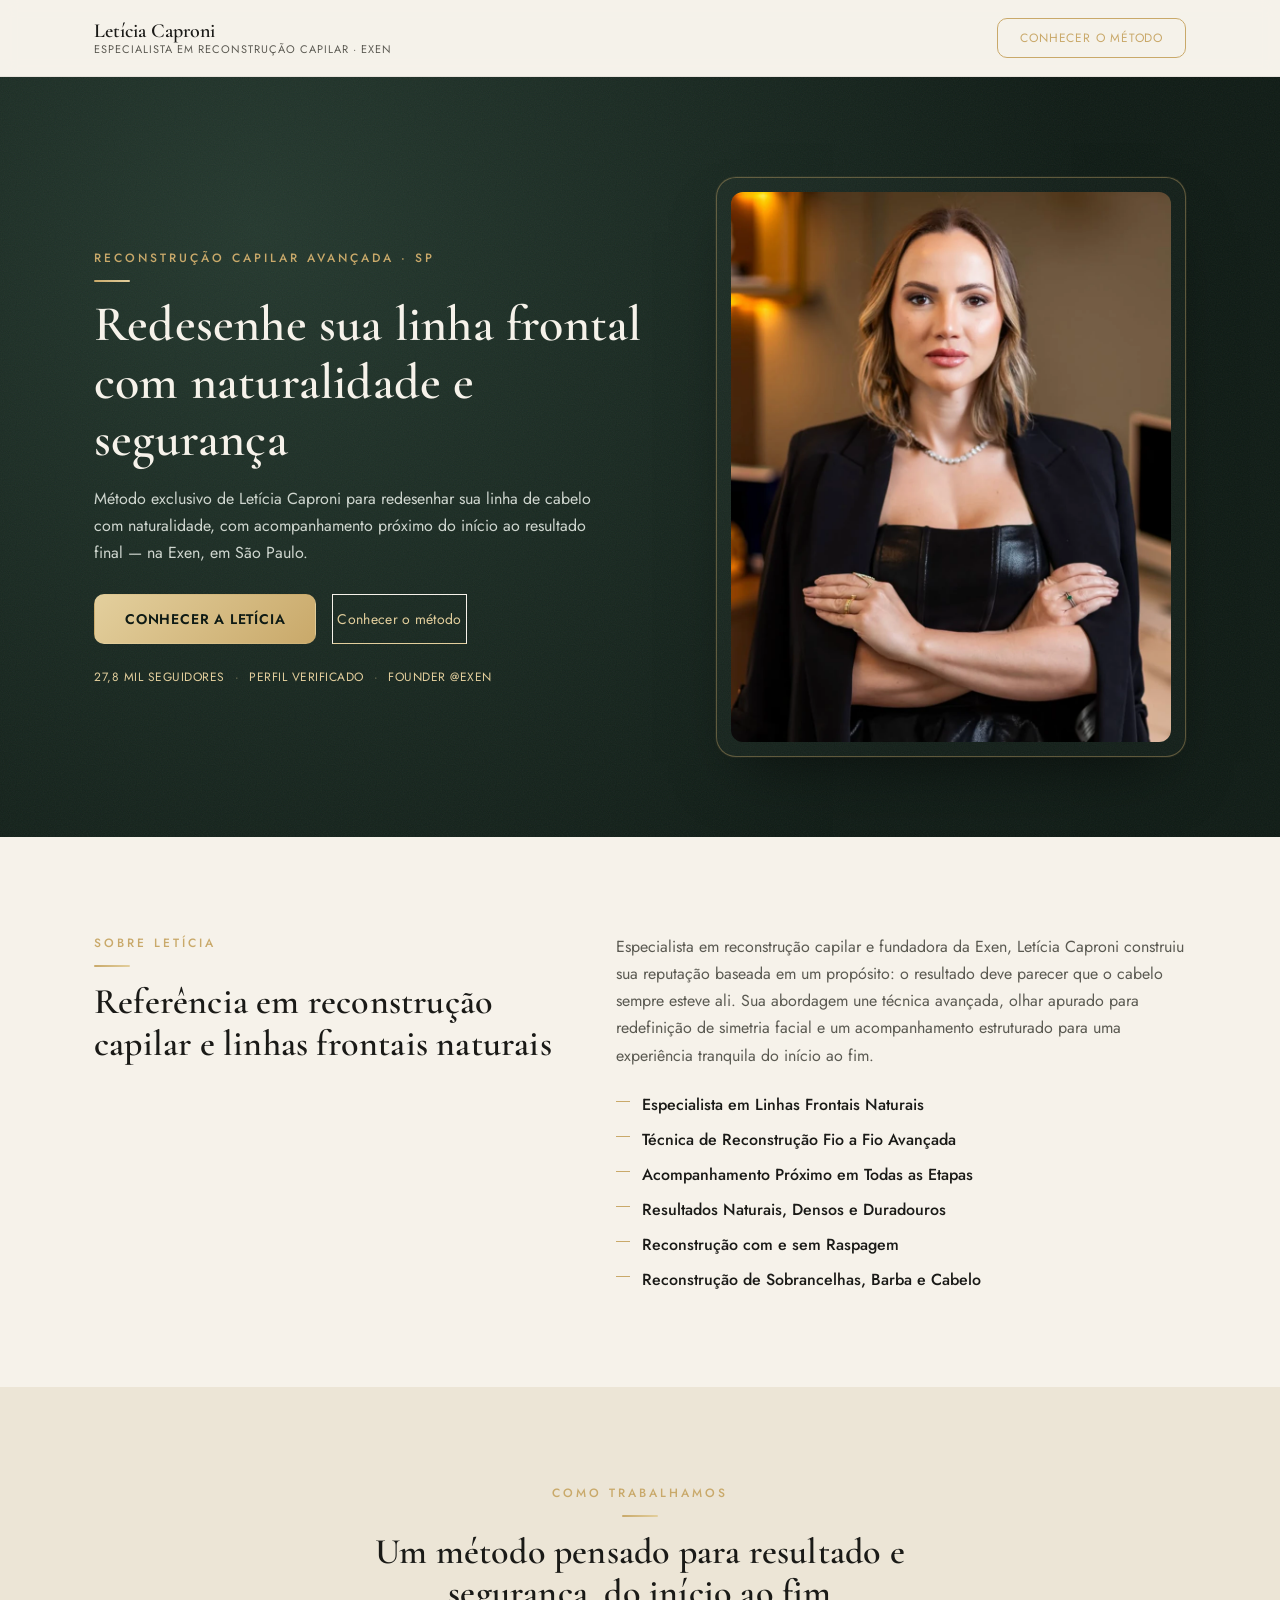
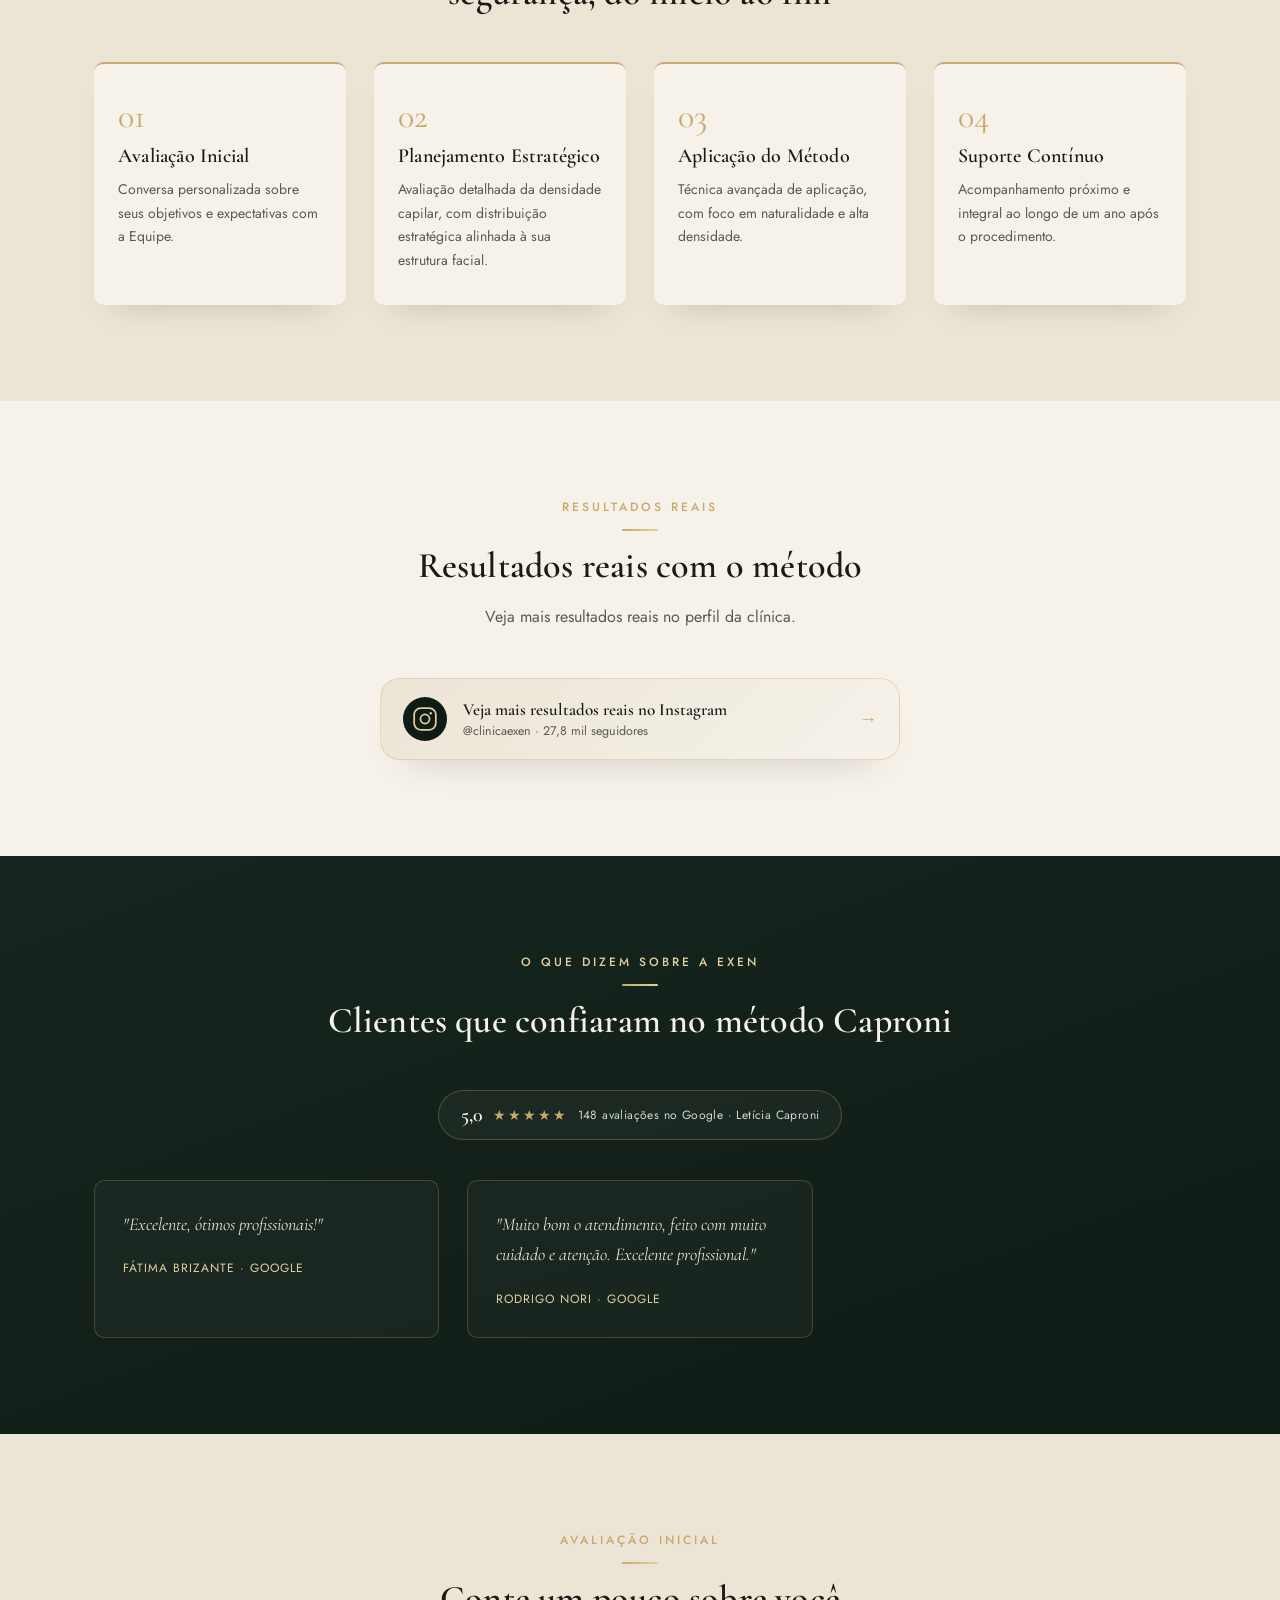
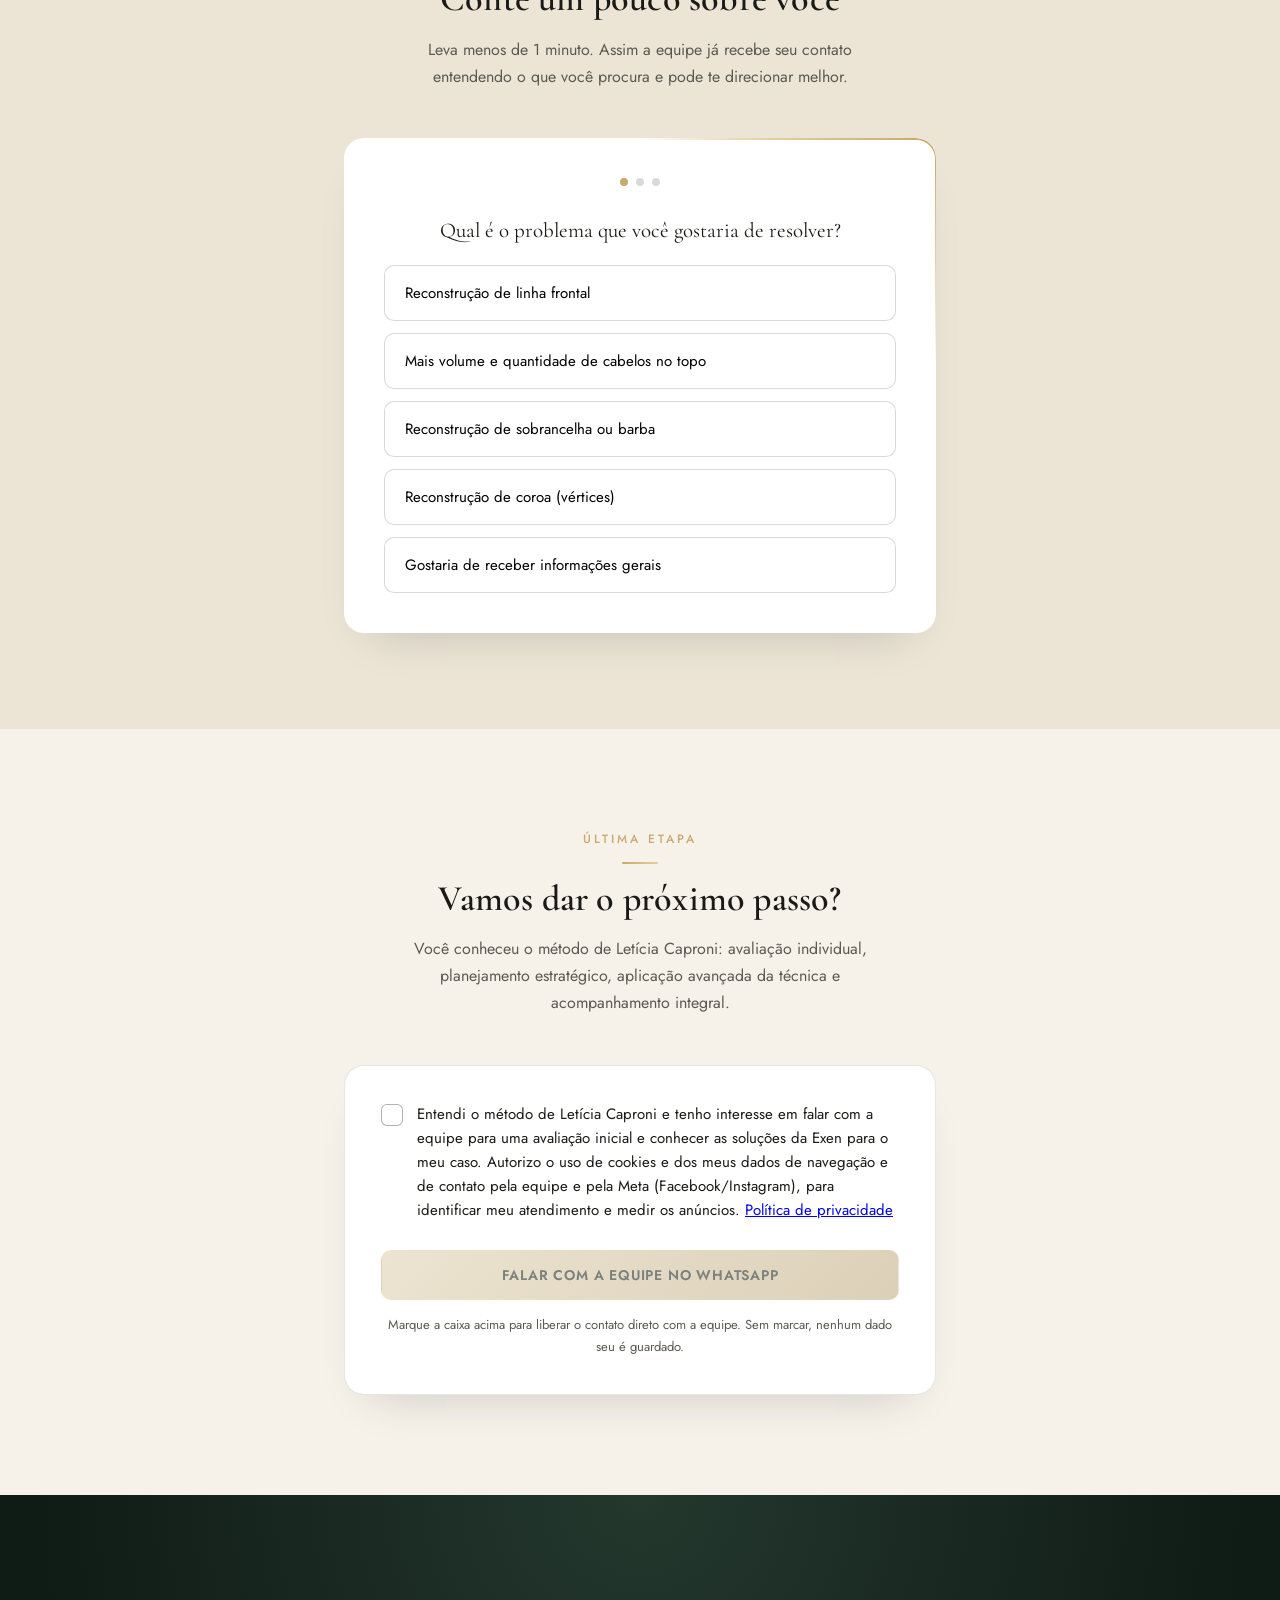
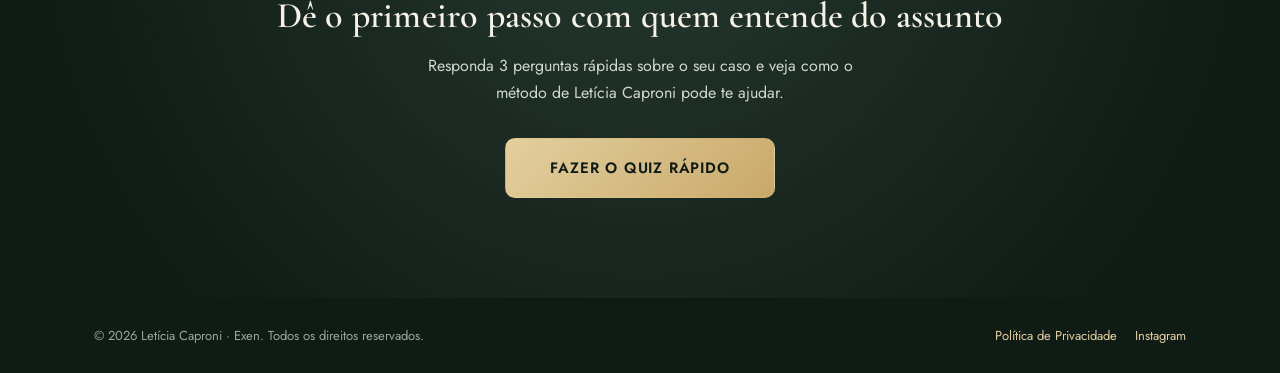
<file: index.html>
<!DOCTYPE html>
<html lang="pt-BR">
<head>
<meta charset="UTF-8">
<meta name="viewport" content="width=device-width, initial-scale=1.0">
<title>Letícia Caproni | Especialista em Reconstrução Capilar — Avalie seu Caso</title>
<meta name="description" content="Conheça o método de Letícia Caproni e da Exen para redesenhar a linha frontal e dar mais volume e alta densidade aos fios. Agende uma avaliação inicial com nossa equipe.">
<link rel="icon" type="image/svg+xml" href="assets/favicon.svg">

<!-- ============================================================
  TRACKING SETUP — consentimento é a caixinha da seção "Vamos dar o
  próximo passo?" (qualificação). Não há banner de cookies separado.
  - Nada que identifique o visitante é gravado em localStorage/sessionStorage
    antes da caixinha ser marcada (fica só em memória, em window.__leadPending).
  - Meta Pixel carrega com fbq('consent','revoke') já no load: o PageView
    fica retido pelo próprio pixel até fbq('consent','grant') (na marcação
    da caixinha). external_id só é passado ao pixel depois do aceite.
  - Microsoft Clarity só carrega quando a caixinha é marcada (loadClarity()).
  - Cadê o Lead (tracker.js) carrega com data-consent="required": fica
    inativo até window.LeadHub.consent(true), chamado na marcação da caixinha.
  - API de Conversões (worker) só recebe o evento "Lead", disparado no
    clique do WhatsApp já liberado — ou seja, sempre depois do aceite.
  Nada do quiz, de campanha/anúncio ou de dados sensíveis vai para a Meta.
============================================================= -->

<!-- Microsoft Clarity — função só é chamada quando a caixinha é marcada -->
<script type="text/javascript">
  function loadClarity() {
    (function(c,l,a,r,i,t,y){
        c[a]=c[a]||function(){(c[a].q=c[a].q||[]).push(arguments)};
        t=l.createElement(r);t.async=1;t.src="https://www.clarity.ms/tag/"+i;
        y=l.getElementsByTagName(r)[0];y.parentNode.insertBefore(t,y);
    })(window, document, "clarity", "script", "yjrhuyxfsb");
  }
</script>

<!-- Estado de consentimento: nada é persistido em disco antes do aceite.
  window.__leadPending guarda em memória o que seria gravado (origem do
  anúncio, fbclid, ID do visitante); grantLeadConsent() só então grava. -->
<script>
  window.PIXEL_ID = '1034926504222895';
  window.__leadConsent = false;
  window.__leadPending = { origem: {}, fbclid: null, ref: null };
  window.__clarityLoaded = false;

  function grantLeadConsent() {
    if (window.__leadConsent) return;
    window.__leadConsent = true;
    try {
      if (Object.keys(window.__leadPending.origem).length) {
        var saved = JSON.parse(sessionStorage.getItem('lead_origem_params') || '{}');
        sessionStorage.setItem('lead_origem_params', JSON.stringify(Object.assign(saved, window.__leadPending.origem)));
      }
    } catch (e) {}
    try {
      if (window.__leadPending.fbclid) {
        localStorage.setItem('lead_fbclid', JSON.stringify(window.__leadPending.fbclid));
      }
    } catch (e) {}
    try {
      var ref = window.__leadPending.ref || window.leadRef;
      if (ref) localStorage.setItem('lead_ref', ref);
    } catch (e) {}
  }
</script>

<!-- Captura a origem do anúncio (UTMs/fbclid) e o ID do visitante só em
  memória (window.__leadPending) até a caixinha ser marcada.
  - Tira da barra de endereço os parâmetros que carregam NOMES (campanha,
    conjunto, anúncio, termo), que podem conter dados sensíveis — isso roda
    sempre, não grava nada e não identifica ninguém.
============================================================= -->
<script>
  (function () {
    var NAMED = ['utm_campaign', 'utm_content', 'utm_term', 'campaign_name', 'adset_name', 'ad_name'];
    var KEEP = ['utm_source', 'utm_medium', 'utm_campaign', 'utm_content', 'utm_term', 'utm_id',
      'campaign_name', 'campaign_id', 'adset_name', 'adset_id', 'ad_name', 'ad_id',
      'site_source_name', 'placement', 'fbclid', 'gclid'];
    try {
      var url = new URL(window.location.href);
      window.lhLandingUrl = url.href; // Cadê o Lead lê a origem completa daqui
      var found = {};
      KEEP.forEach(function (k) { var v = url.searchParams.get(k); if (v) found[k] = v; });
      if (Object.keys(found).length) {
        Object.assign(window.__leadPending.origem, found);
      }
      if (found.fbclid) {
        window.__leadPending.fbclid = { v: found.fbclid, ts: Date.now() };
      }
      var changed = false;
      NAMED.forEach(function (k) { if (url.searchParams.has(k)) { url.searchParams.delete(k); changed = true; } });
      if (changed && window.history && history.replaceState) history.replaceState(history.state, '', url.pathname + url.search + url.hash);
    } catch (e) {}
    try {
      var ref = localStorage.getItem('lead_ref'); // de um aceite anterior, se houver
      if (!ref) {
        ref = 'ref-' + Date.now().toString(36) + '-' + Math.random().toString(36).slice(2, 10);
        window.__leadPending.ref = ref;
      }
      window.leadRef = ref;
    } catch (e) {}
  })();
</script>

<!-- Meta Pixel — carrega no load da página, mas com consentimento revogado:
  o próprio pixel retém o PageView até fbq('consent','grant') (marcação da
  caixinha). autoConfig desligado: não coleta sozinho textos de botões nem
  metadados da página. external_id só entra depois do aceite. -->
<script>
  function loadMetaPixel() {
    !function(f,b,e,v,n,t,s)
    {if(f.fbq)return;n=f.fbq=function(){n.callMethod?
    n.callMethod.apply(n,arguments):n.queue.push(arguments)};
    if(!f._fbq)f._fbq=n;n.push=n;n.loaded=!0;n.version='2.0';
    n.queue=[];t=b.createElement(e);t.async=!0;
    t.src=v;s=b.getElementsByTagName(e)[0];
    s.parentNode.insertBefore(t,s)}(window, document,'script',
    'https://connect.facebook.net/en_US/fbevents.js');
    fbq('consent', 'revoke');
    fbq('set', 'autoConfig', false, window.PIXEL_ID);
    fbq('init', window.PIXEL_ID, {});
    fbq('track', 'PageView');
  }
  loadMetaPixel();
</script>

<!-- Cadê o Lead — carrega no load, mas fica inativo (data-consent="required")
  até window.LeadHub.consent(true) na marcação da caixinha de confirmação. -->
<script src="https://leadinghub.netlify.app/tracker.js" data-key="pk_040d040dee18447c83babc304f32e461" data-consent="required" async></script>

<link rel="preconnect" href="https://fonts.googleapis.com">
<link rel="preconnect" href="https://fonts.gstatic.com" crossorigin>
<link href="https://fonts.googleapis.com/css2?family=Cormorant+Garamond:wght@400;500;600;700&family=Jost:wght@300;400;500;600&display=swap" rel="stylesheet">
<link rel="stylesheet" href="styles.css">
</head>
<body>

<!-- ===================== HEADER ===================== -->
<header class="site-header">
  <div class="container header-inner">
    <div class="brand">
      <span class="brand-name">Letícia Caproni</span>
      <span class="brand-sub">Especialista em Reconstrução Capilar &middot; Exen</span>
    </div>
    <a href="#metodo" class="btn btn-outline header-cta">Conhecer o método</a>
  </div>
</header>

<!-- ===================== HERO ===================== -->
<section class="hero">
  <div class="hero-texture"></div>
  <div class="container hero-inner">
    <div class="hero-copy">
      <p class="eyebrow">Reconstrução Capilar Avançada &middot; SP</p>
      <h1>Redesenhe sua linha frontal com naturalidade e segurança</h1>
      <p class="hero-lead">
        Método exclusivo de Letícia Caproni para redesenhar sua linha
        de cabelo com naturalidade, com acompanhamento próximo do início
        ao resultado final — na Exen, em São Paulo.
      </p>
      <div class="hero-actions">
        <a href="#sobre" class="btn btn-primary">Conhecer a Letícia</a>
        <a href="#metodo" class="btn btn-ghost">Conhecer o método</a>
      </div>
      <div class="hero-trust">
        <span>27,8 mil seguidores</span>
        <span class="dot">&middot;</span>
        <span>Perfil verificado</span>
        <span class="dot">&middot;</span>
        <span>Founder @Exen</span>
      </div>
    </div>
    <div class="hero-media">
      <div class="hero-frame">
        <img src="assets/dra-leticia.webp" alt="Letícia Caproni">
      </div>
    </div>
  </div>
</section>

<!-- ===================== SOBRE ===================== -->
<section class="about" id="sobre">
  <div class="container about-grid">
    <div class="section-heading">
      <p class="eyebrow">Sobre Letícia</p>
      <h2>Referência em reconstrução capilar e linhas frontais naturais</h2>
    </div>
    <div class="about-body">
      <p>
        Especialista em reconstrução capilar e fundadora da Exen, Letícia
        Caproni construiu sua reputação baseada em um propósito: o
        resultado deve parecer que o cabelo sempre esteve ali.
        Sua abordagem une técnica avançada, olhar apurado para
        redefinição de simetria facial e um acompanhamento estruturado
        para uma experiência tranquila do início ao fim.
      </p>
      <ul class="about-highlights">
        <li>Especialista em Linhas Frontais Naturais</li>
        <li>Técnica de Reconstrução Fio a Fio Avançada</li>
        <li>Acompanhamento Próximo em Todas as Etapas</li>
        <li>Resultados Naturais, Densos e Duradouros</li>
        <li>Reconstrução com e sem Raspagem</li>
        <li>Reconstrução de Sobrancelhas, Barba e Cabelo</li>
      </ul>
    </div>
  </div>
</section>

<!-- ===================== MÉTODO ===================== -->
<section class="method" id="metodo">
  <div class="container">
    <div class="section-heading center">
      <p class="eyebrow">Como trabalhamos</p>
      <h2>Um método pensado para resultado e segurança, do início ao fim</h2>
    </div>
    <div class="method-grid">
      <div class="method-card">
        <span class="method-number">01</span>
        <h3>Avaliação Inicial</h3>
        <p>Conversa personalizada sobre seus objetivos e expectativas com a Equipe.</p>
      </div>
      <div class="method-card">
        <span class="method-number">02</span>
        <h3>Planejamento Estratégico</h3>
        <p>Avaliação detalhada da densidade capilar, com distribuição estratégica alinhada à sua estrutura facial.</p>
      </div>
      <div class="method-card">
        <span class="method-number">03</span>
        <h3>Aplicação do Método</h3>
        <p>Técnica avançada de aplicação, com foco em naturalidade e alta densidade.</p>
      </div>
      <div class="method-card">
        <span class="method-number">04</span>
        <h3>Suporte Contínuo</h3>
        <p>Acompanhamento próximo e integral ao longo de um ano após o procedimento.</p>
      </div>
    </div>
  </div>
</section>

<!-- ===================== CASES ANTES E DEPOIS ===================== -->
<section class="cases" id="cases">
  <div class="container">
    <div class="section-heading center">
      <p class="eyebrow">Resultados Reais</p>
      <h2>Resultados reais com o método</h2>
      <p class="qualify-sub">Veja mais resultados reais no perfil da clínica.</p>
    </div>

    <a href="https://www.instagram.com/clinicaexen/" target="_blank" rel="noopener" class="instagram-card" id="instagram-card-link">
      <span class="instagram-card-icon" aria-hidden="true">
        <svg width="26" height="26" viewBox="0 0 24 24" fill="none" xmlns="http://www.w3.org/2000/svg">
          <rect x="2" y="2" width="20" height="20" rx="6" stroke="currentColor" stroke-width="1.6"/>
          <circle cx="12" cy="12" r="4.2" stroke="currentColor" stroke-width="1.6"/>
          <circle cx="17.3" cy="6.7" r="1.1" fill="currentColor"/>
        </svg>
      </span>
      <span class="instagram-card-text">
        <strong>Veja mais resultados reais no Instagram</strong>
        <span>@clinicaexen &middot; 27,8 mil seguidores</span>
      </span>
      <span class="instagram-card-arrow" aria-hidden="true">&#8594;</span>
    </a>
  </div>
</section>

<!-- ===================== DEPOIMENTO EM VÍDEO (temporariamente oculto) =====================
<section class="video-testimony" id="video-depoimento">
  <div class="container video-testimony-inner">
    <div class="section-heading center">
      <p class="eyebrow">Depoimento Real</p>
      <h2>Ouça de quem já viveu essa transformação</h2>
    </div>
    <div class="video-frame">
      <video
        controls
        preload="metadata"
        playsinline
        controlslist="nodownload"
        src="assets/video/depoimento.mp4">
        Seu navegador não suporta vídeo em HTML5.
      </video>
    </div>
  </div>
</section>
============================================================= -->

<!-- ===================== PROVA SOCIAL ===================== -->
<section class="proof" id="depoimentos">
  <div class="container">
    <div class="section-heading center light">
      <p class="eyebrow">O que dizem sobre a Exen</p>
      <h2>Clientes que confiaram no método Caproni</h2>
    </div>

    <a href="https://share.google/gAXXCobRpHiWU5TuF" target="_blank" rel="noopener" class="google-rating">
      <span class="google-rating-score">5,0</span>
      <span class="google-rating-stars">&#9733;&#9733;&#9733;&#9733;&#9733;</span>
      <span class="google-rating-text">148 avaliações no Google &middot; Letícia Caproni</span>
    </a>

    <div class="proof-grid">
      <blockquote class="proof-card">
        <p>"Excelente, ótimos profissionais!"</p>
        <cite>Fátima Brizante &middot; Google</cite>
      </blockquote>
      <blockquote class="proof-card">
        <p>"Muito bom o atendimento, feito com muito cuidado e atenção. Excelente profissional."</p>
        <cite>Rodrigo Nori &middot; Google</cite>
      </blockquote>
    </div>
  </div>
</section>

<!-- ===================== QUIZ INTERATIVO ===================== -->
<section class="quiz" id="quiz">
  <div class="container quiz-inner">
    <div class="section-heading center">
      <p class="eyebrow">Avaliação Inicial</p>
      <h2>Conte um pouco sobre você</h2>
      <p class="qualify-sub">
        Leva menos de 1 minuto. Assim a equipe já recebe seu contato
        entendendo o que você procura e pode te direcionar melhor.
      </p>
    </div>

    <div class="quiz-box">
      <div class="quiz-progress">
        <span class="quiz-dot active" data-dot="1"></span>
        <span class="quiz-dot" data-dot="2"></span>
        <span class="quiz-dot" data-dot="3"></span>
      </div>

      <div class="quiz-step" data-step="1">
        <label>Qual é o problema que você gostaria de resolver?</label>
        <div class="quiz-options">
          <button type="button" class="quiz-option" data-field="objetivo" data-value="Reconstrução de linha frontal">Reconstrução de linha frontal</button>
          <button type="button" class="quiz-option" data-field="objetivo" data-value="Mais volume e quantidade de cabelos no topo">Mais volume e quantidade de cabelos no topo</button>
          <button type="button" class="quiz-option" data-field="objetivo" data-value="Reconstrução de sobrancelha ou barba">Reconstrução de sobrancelha ou barba</button>
          <button type="button" class="quiz-option" data-field="objetivo" data-value="Reconstrução de coroa (vértices)">Reconstrução de coroa (vértices)</button>
          <button type="button" class="quiz-option" data-field="objetivo" data-value="Gostaria de receber informações gerais">Gostaria de receber informações gerais</button>
        </div>
      </div>

      <div class="quiz-step" data-step="2" hidden>
        <label>Há quanto tempo você pensa nisso?</label>
        <div class="quiz-options">
          <button type="button" class="quiz-option" data-field="tempo_desejo" data-value="Menos de 1 ano">Menos de 1 ano</button>
          <button type="button" class="quiz-option" data-field="tempo_desejo" data-value="1 a 3 anos">1 a 3 anos</button>
          <button type="button" class="quiz-option" data-field="tempo_desejo" data-value="Mais de 3 anos">Mais de 3 anos</button>
        </div>
      </div>

      <div class="quiz-step" data-step="3" hidden>
        <label>Quando você pretende começar?</label>
        <div class="quiz-options">
          <button type="button" class="quiz-option" data-field="urgencia" data-value="O quanto antes">O quanto antes</button>
          <button type="button" class="quiz-option" data-field="urgencia" data-value="Nos próximos meses">Nos próximos meses</button>
          <button type="button" class="quiz-option" data-field="urgencia" data-value="Só pesquisando por enquanto">Só pesquisando por enquanto</button>
        </div>
      </div>

      <div class="quiz-result" id="quiz-result" hidden>
        <p class="quiz-result-title">Perfil registrado com sucesso.</p>
        <p class="quiz-result-summary" id="quiz-result-summary"></p>
        <button type="button" class="quiz-restart" id="quiz-restart">Refazer respostas</button>
      </div>
    </div>
  </div>
</section>

<!-- ===================== QUALIFICAÇÃO ===================== -->
<section class="qualify" id="qualificacao">
  <div class="container qualify-inner">
    <div class="section-heading center">
      <p class="eyebrow">Última etapa</p>
      <h2>Vamos dar o próximo passo?</h2>
      <p class="qualify-sub">
        Você conheceu o método de Letícia Caproni: avaliação individual,
        planejamento estratégico, aplicação avançada da técnica e
        acompanhamento integral.
      </p>
    </div>

    <div class="confirm-box" id="confirm-box">
      <label class="confirm-check" id="confirm-check">
        <input type="checkbox" id="confirm-interesse">
        <span class="checkmark" aria-hidden="true"></span>
        <span class="confirm-text">
          Entendi o método de Letícia Caproni e tenho interesse em
          falar com a equipe para uma avaliação inicial e conhecer as
          soluções da Exen para o meu caso. Autorizo o uso de cookies e
          dos meus dados de navegação e de contato pela equipe e pela
          Meta (Facebook/Instagram), para identificar meu atendimento e
          medir os anúncios.
          <a href="https://cadeolead.com.br/privacidade/pk_040d040dee18447c83babc304f32e461" target="_blank" rel="noopener" class="confirm-privacy-link" id="confirm-privacy-link">Política de privacidade</a>
        </span>
      </label>

      <div class="optional-fields" id="optional-fields" hidden>
        <p class="optional-fields-hint">Se quiser, adianta pra equipe (opcional):</p>
        <input type="text" id="lead-nome" placeholder="Seu nome" autocomplete="name">
        <input type="tel" id="lead-telefone" placeholder="Seu WhatsApp (com DDD)" autocomplete="tel">
      </div>

      <button type="button" id="whatsapp-qualificado" class="btn btn-primary btn-block btn-locked" aria-disabled="true">
        Falar com a equipe no WhatsApp
      </button>
      <p class="confirm-hint" id="confirm-hint">Marque a caixa acima para liberar o contato direto com a equipe. Sem marcar, nenhum dado seu é guardado.</p>
    </div>
  </div>
</section>

<!-- ===================== CTA FINAL ===================== -->
<section class="final-cta">
  <div class="container final-cta-inner">
    <h2>Dê o primeiro passo com quem entende do assunto</h2>
    <p>Responda 3 perguntas rápidas sobre o seu caso e veja como o método de Letícia Caproni pode te ajudar.</p>
    <a href="#quiz" class="btn btn-primary btn-lg">Fazer o Quiz Rápido</a>
  </div>
</section>

<!-- ===================== FOOTER ===================== -->
<footer class="site-footer">
  <div class="container footer-inner">
    <span>&copy; <span id="year"></span> Letícia Caproni &middot; Exen. Todos os direitos reservados.</span>
    <span class="footer-links">
      <a href="privacidade.html">Política de Privacidade</a>
      <a href="https://www.instagram.com/clinicaexen/" target="_blank" rel="noopener">Instagram</a>
    </span>
  </div>
</footer>

<!-- Barra fixa (somente mobile, via CSS) -->
<div class="mobile-sticky-cta">
  <a href="#quiz" class="btn btn-primary">Avaliação Rápida</a>
</div>

<!-- Aviso de "bem-vindo de volta": aparece se a pessoa saiu pra ver o
     Instagram e retornou a esta aba, puxando de volta pro funil -->
<div class="welcome-back-toast" id="welcome-back-toast" hidden role="status">
  <p>Viu os resultados? Vamos continuar sua avaliação.</p>
  <button type="button" id="welcome-back-cta" class="btn btn-primary welcome-back-btn">Continuar avaliação</button>
</div>

<script src="script.js"></script>
</body>
</html>
</file>
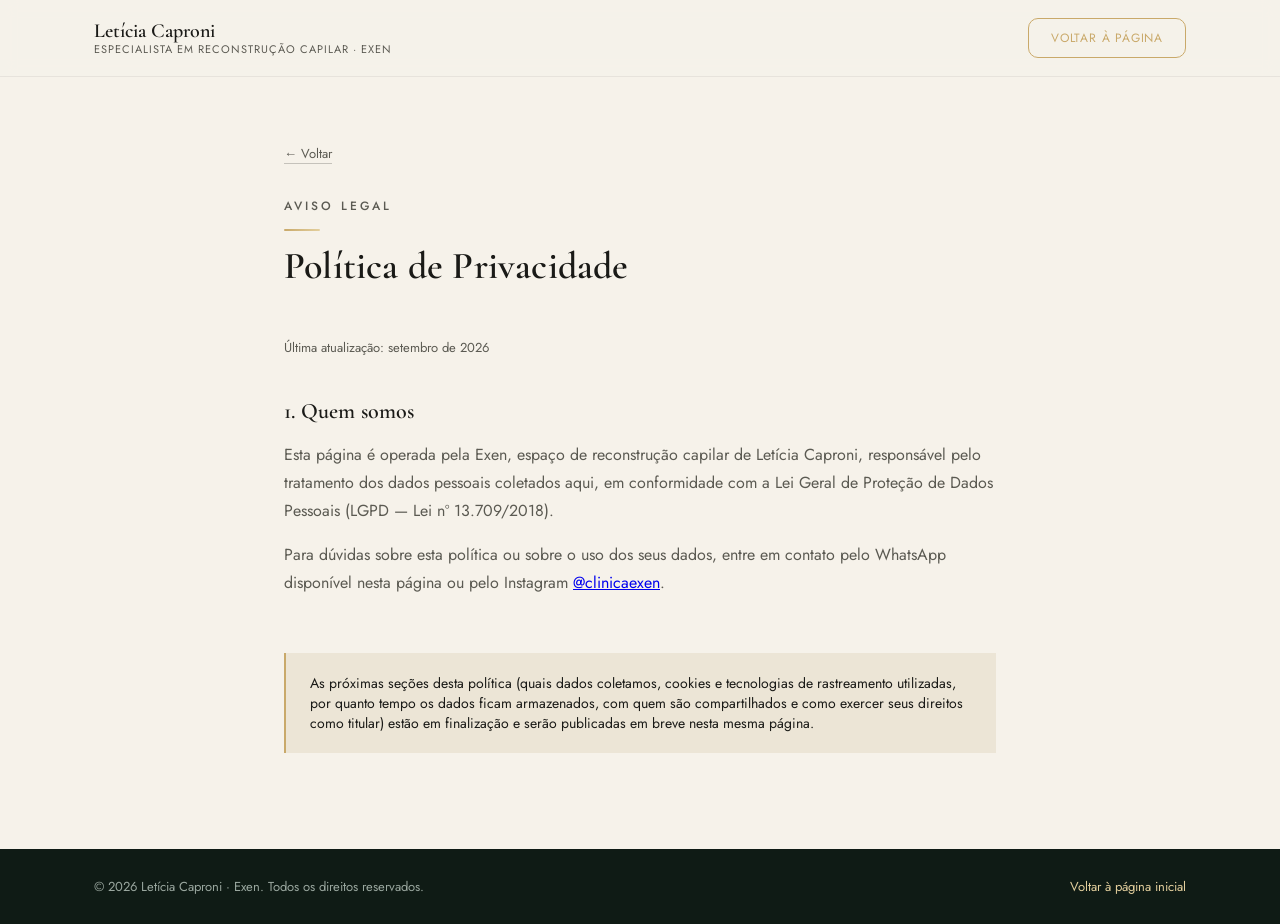
<file: privacidade.html>
<!DOCTYPE html>
<html lang="pt-BR">
<head>
<meta charset="UTF-8">
<meta name="viewport" content="width=device-width, initial-scale=1.0">
<title>Política de Privacidade | Letícia Caproni</title>
<meta name="description" content="Política de privacidade e uso de cookies da página de Letícia Caproni / Exen.">
<meta name="robots" content="noindex">
<link rel="icon" type="image/svg+xml" href="assets/favicon.svg">
<link rel="preconnect" href="https://fonts.googleapis.com">
<link rel="preconnect" href="https://fonts.gstatic.com" crossorigin>
<link href="https://fonts.googleapis.com/css2?family=Cormorant+Garamond:wght@400;500;600;700&family=Jost:wght@300;400;500;600&display=swap" rel="stylesheet">
<link rel="stylesheet" href="styles.css">
<style>
  .policy{padding:64px 0 96px;background:var(--cream);}
  .policy-inner{max-width:760px;margin:0 auto;}
  .policy-updated{font-size:13px;color:var(--text-muted);margin-bottom:40px;}
  .policy h2{font-size:22px;margin-top:40px;}
  .policy h2:first-of-type{margin-top:0;}
  .policy p, .policy li{color:var(--text-muted);line-height:1.75;}
  .policy ul{padding-left:20px;}
  .policy-pending{
    margin-top:56px;
    padding:20px 24px;
    background:var(--cream-dim);
    border-left:2px solid var(--gold);
    font-size:14px;
  }
  .policy-back{display:inline-block;margin-bottom:32px;font-size:13px;color:var(--text-muted);text-decoration:none;border-bottom:1px solid rgba(0,0,0,.2);}
  .policy-back:hover{color:var(--text-dark);}
</style>
</head>
<body>

<header class="site-header">
  <div class="container header-inner">
    <div class="brand">
      <span class="brand-name">Letícia Caproni</span>
      <span class="brand-sub">Especialista em Reconstrução Capilar &middot; Exen</span>
    </div>
    <a href="index.html" class="btn btn-outline header-cta">Voltar à página</a>
  </div>
</header>

<section class="policy">
  <div class="container policy-inner">
    <a href="index.html" class="policy-back">&larr; Voltar</a>
    <div class="section-heading">
      <p class="eyebrow">Aviso Legal</p>
      <h1 style="font-family:var(--serif);font-size:clamp(28px,4vw,38px);margin-bottom:8px;">Política de Privacidade</h1>
    </div>
    <p class="policy-updated">Última atualização: setembro de 2026</p>

    <h2>1. Quem somos</h2>
    <p>
      Esta página é operada pela Exen, espaço de reconstrução capilar de
      Letícia Caproni, responsável pelo tratamento dos dados pessoais
      coletados aqui, em conformidade com a Lei Geral de Proteção de Dados
      Pessoais (LGPD — Lei nº 13.709/2018).
    </p>
    <p>
      Para dúvidas sobre esta política ou sobre o uso dos seus dados, entre
      em contato pelo WhatsApp disponível nesta página ou pelo Instagram
      <a href="https://www.instagram.com/clinicaexen/" target="_blank" rel="noopener">@clinicaexen</a>.
    </p>

    <div class="policy-pending">
      As próximas seções desta política (quais dados coletamos, cookies e
      tecnologias de rastreamento utilizadas, por quanto tempo os dados
      ficam armazenados, com quem são compartilhados e como exercer seus
      direitos como titular) estão em finalização e serão publicadas em
      breve nesta mesma página.
    </div>
  </div>
</section>

<footer class="site-footer">
  <div class="container footer-inner">
    <span>&copy; <span id="year"></span> Letícia Caproni &middot; Exen. Todos os direitos reservados.</span>
    <a href="index.html">Voltar à página inicial</a>
  </div>
</footer>

<script>document.getElementById('year').textContent = new Date().getFullYear();</script>
</body>
</html>
</file>
<file: styles.css>
:root{
  --green-900:#0f1b15;
  --green-800:#16261e;
  --green-700:#1c2b23;
  --green-600:#24382e;
  --gold:#c9a96a;
  --gold-light:#e3cf9d;
  --cream:#f6f2ea;
  --cream-dim:#ece5d6;
  --text-dark:#1a1a17;
  --text-muted:#5b5a52;
  --radius:10px;
  --radius-lg:20px;
  --serif:'Cormorant Garamond', serif;
  --sans:'Jost', sans-serif;
}

*,*::before,*::after{box-sizing:border-box;}
html{scroll-behavior:smooth;}
body{
  margin:0;
  font-family:var(--sans);
  color:var(--text-dark);
  background:var(--cream);
  -webkit-font-smoothing:antialiased;
}
img{max-width:100%;display:block;}
.container{
  max-width:1140px;
  margin:0 auto;
  padding:0 24px;
}

/* Texture overlay used across dark sections */
.texture-noise{
  position:absolute;
  inset:0;
  pointer-events:none;
  opacity:.05;
  background-image:url("data:image/svg+xml,%3Csvg xmlns='http://www.w3.org/2000/svg' width='120' height='120'%3E%3Cfilter id='n'%3E%3CfeTurbulence type='fractalNoise' baseFrequency='0.85' numOctaves='3' stitchTiles='stitch'/%3E%3C/filter%3E%3Crect width='100%25' height='100%25' filter='url(%23n)'/%3E%3C/svg%3E");
}

h1,h2,h3{
  font-family:var(--serif);
  font-weight:600;
  line-height:1.15;
  margin:0 0 16px;
  letter-spacing:.2px;
}
p{line-height:1.7;color:var(--text-muted);margin:0 0 16px;}

.eyebrow{
  font-family:var(--sans);
  text-transform:uppercase;
  letter-spacing:3px;
  font-size:12px;
  color:var(--gold);
  margin:0 0 14px;
  font-weight:500;
  position:relative;
  padding-bottom:14px;
}
.eyebrow::after{
  content:"";
  position:absolute;
  left:0;bottom:0;
  width:36px;height:2px;
  background:linear-gradient(90deg,var(--gold),var(--gold-light));
  border-radius:2px;
}
.section-heading.center .eyebrow::after{left:50%;transform:translateX(-50%);}

/* Buttons */
.btn{
  display:inline-flex;
  align-items:center;
  justify-content:center;
  gap:8px;
  padding:14px 30px;
  font-family:var(--sans);
  font-size:14px;
  letter-spacing:.8px;
  text-transform:uppercase;
  text-decoration:none;
  border-radius:var(--radius);
  border:1px solid transparent;
  cursor:pointer;
  transition:all .25s ease;
}
.btn-primary{
  background:linear-gradient(135deg,var(--gold-light),var(--gold));
  color:var(--green-900);
  font-weight:600;
}
.btn-primary:hover{filter:brightness(1.08);transform:translateY(-1px);}
.btn-outline{
  border-color:var(--gold);
  color:var(--gold);
  background:transparent;
}
.btn-outline:hover{background:var(--gold);color:var(--green-900);}
.btn-ghost{
  color:var(--text-dark);
  border-bottom:1px solid var(--text-dark);
  border-radius:0;
  padding:14px 4px;
  text-transform:none;
  letter-spacing:.3px;
}
.btn-block{width:100%;}
.btn-lg{padding:18px 44px;font-size:15px;}

/* Header */
.site-header{
  position:sticky;top:0;z-index:50;
  background:rgba(246,242,234,.9);
  backdrop-filter:blur(8px);
  border-bottom:1px solid rgba(0,0,0,.06);
}
.header-inner{
  display:flex;align-items:center;justify-content:space-between;
  padding:18px 24px;
}
.brand{display:flex;flex-direction:column;line-height:1.2;}
.brand-name{font-family:var(--serif);font-size:20px;font-weight:600;}
.brand-sub{font-size:11px;letter-spacing:1px;text-transform:uppercase;color:var(--text-muted);}
.header-cta{padding:10px 22px;font-size:12px;}

/* Hero */
.hero{
  position:relative;
  background:radial-gradient(circle at 20% 20%, var(--green-600), var(--green-900) 70%);
  color:var(--cream);
  overflow:hidden;
}
.hero-texture{position:absolute;inset:0;opacity:.06;
  background-image:url("data:image/svg+xml,%3Csvg xmlns='http://www.w3.org/2000/svg' width='120' height='120'%3E%3Cfilter id='n'%3E%3CfeTurbulence type='fractalNoise' baseFrequency='0.85' numOctaves='3' stitchTiles='stitch'/%3E%3C/filter%3E%3Crect width='100%25' height='100%25' filter='url(%23n)'/%3E%3C/svg%3E");
}
.hero-inner{
  position:relative;
  display:grid;
  grid-template-columns:1.1fr .9fr;
  gap:48px;
  align-items:center;
  padding:100px 24px 80px;
}
.hero-copy h1{font-size:clamp(32px,4vw,50px);color:var(--cream);}
.hero-lead{color:#cfd6cf;max-width:520px;}
.hero-actions{display:flex;gap:16px;flex-wrap:wrap;margin:28px 0 24px;}
.hero-ghost, .btn-ghost{color:var(--cream);border-color:var(--cream);}
.hero .btn-ghost{border-bottom-color:var(--gold-light);color:var(--gold-light);}
.hero-trust{
  display:flex;gap:10px;flex-wrap:wrap;
  font-size:12px;letter-spacing:.5px;color:var(--gold-light);
  text-transform:uppercase;
}
.hero-trust .dot{opacity:.5;}
.hero-media{display:flex;justify-content:center;}
.hero-frame{
  border:1px solid rgba(201,169,106,.4);
  padding:14px;
  background:rgba(255,255,255,.02);
  border-radius:var(--radius-lg);
  box-shadow:0 30px 60px -25px rgba(0,0,0,.5), 0 0 0 1px rgba(201,169,106,.08);
}
.hero-frame img{
  aspect-ratio:4/5;object-fit:cover;object-position:top center;
  border-radius:calc(var(--radius-lg) - 8px);
}

/* Section heading */
.section-heading{max-width:640px;margin-bottom:48px;}
.section-heading.center{margin-left:auto;margin-right:auto;text-align:center;}
.section-heading.light .eyebrow{color:var(--gold-light);}
.section-heading.light h2{color:var(--cream);}
.section-heading h2{font-size:clamp(26px,3vw,36px);color:var(--text-dark);}

/* About */
.about{padding:96px 0;background:var(--cream);}
.about-grid{display:grid;grid-template-columns:.9fr 1.1fr;gap:56px;align-items:start;}
.about-grid .section-heading{margin-bottom:0;}
.about-highlights{list-style:none;padding:0;margin:24px 0 0;display:grid;gap:12px;}
.about-highlights li{
  position:relative;padding-left:26px;color:var(--text-dark);font-weight:500;
}
.about-highlights li::before{
  content:"";position:absolute;left:0;top:8px;width:14px;height:1px;background:var(--gold);
}
/* Method */
.method{padding:96px 0;background:var(--cream-dim);}
.method-grid{display:grid;grid-template-columns:repeat(4,1fr);gap:28px;}
.method-card{
  background:var(--cream);
  padding:32px 24px;
  border-top:2px solid var(--gold);
  border-radius:var(--radius);
  box-shadow:0 16px 32px -22px rgba(0,0,0,.25);
  transition:transform .25s ease, box-shadow .25s ease;
}
.method-card:hover{
  transform:translateY(-4px);
  box-shadow:0 20px 36px -18px rgba(201,169,106,.35);
}
.method-number{font-family:var(--serif);font-size:34px;color:var(--gold);display:block;margin-bottom:8px;}
.method-card h3{font-size:20px;margin-bottom:10px;}
.method-card p{margin:0;font-size:14px;}

/* Cases antes e depois */
.cases{padding:96px 0;background:var(--cream);}
.cases-slider{position:relative;max-width:640px;margin:0 auto;overflow:hidden;}
.cases-track{
  display:flex;
  transition:transform .4s ease;
}
.case-slide{
  flex:0 0 100%;
  margin:0;
}
.case-slide img{
  width:100%;
  border:1px solid rgba(0,0,0,.08);
  border-radius:var(--radius-lg);
  box-shadow:0 24px 44px -26px rgba(0,0,0,.3);
}
.instagram-card{
  display:flex;
  align-items:center;
  gap:16px;
  max-width:520px;
  margin:32px auto 0;
  padding:18px 22px;
  background:linear-gradient(135deg,var(--cream-dim),var(--cream));
  border:1px solid rgba(201,169,106,.35);
  border-radius:var(--radius-lg);
  text-decoration:none;
  box-shadow:0 20px 40px -28px rgba(0,0,0,.25);
  transition:transform .2s ease, box-shadow .2s ease;
}
.instagram-card:hover{
  transform:translateY(-2px);
  box-shadow:0 24px 44px -22px rgba(201,169,106,.4);
}
.instagram-card-icon{
  flex:0 0 auto;
  width:44px;height:44px;
  border-radius:50%;
  display:flex;align-items:center;justify-content:center;
  background:var(--green-900);
  color:var(--gold-light);
}
.instagram-card-text{
  flex:1 1 auto;
  display:flex;
  flex-direction:column;
  gap:2px;
}
.instagram-card-text strong{
  font-family:var(--serif);
  font-size:17px;
  color:var(--text-dark);
  font-weight:600;
}
.instagram-card-text span{
  font-size:12.5px;
  color:var(--text-muted);
}
.instagram-card-arrow{
  flex:0 0 auto;
  font-size:18px;
  color:var(--gold);
  transition:transform .2s ease;
}
.instagram-card:hover .instagram-card-arrow{transform:translateX(4px);}

/* Depoimento em vídeo */
.video-testimony{padding:96px 0;background:var(--cream-dim);}
.video-testimony-inner{max-width:420px;margin:0 auto;}
.video-frame{
  border-radius:var(--radius-lg);
  overflow:hidden;
  box-shadow:0 30px 60px -30px rgba(0,0,0,.35), 0 0 0 1px rgba(201,169,106,.15);
  background:#000;
}
.video-frame video{
  width:100%;
  display:block;
  aspect-ratio:9/16;
  object-fit:cover;
}

/* Proof */
.proof{
  padding:96px 0;
  background:linear-gradient(160deg,var(--green-800),var(--green-900));
  color:var(--cream);
  position:relative;
}
.google-rating{
  display:flex;
  align-items:center;
  justify-content:center;
  gap:10px;
  flex-wrap:wrap;
  width:fit-content;
  margin:0 auto 40px;
  padding:12px 22px;
  background:rgba(255,255,255,.04);
  border:1px solid rgba(201,169,106,.3);
  border-radius:999px;
  text-decoration:none;
  transition:all .2s ease;
}
.google-rating:hover{background:rgba(201,169,106,.1);}
.google-rating-score{font-family:var(--serif);font-size:20px;font-weight:600;color:var(--cream);}
.google-rating-stars{color:var(--gold);letter-spacing:2px;font-size:14px;}
.google-rating-text{font-size:12px;letter-spacing:.4px;color:#cfd6cf;}

.proof-grid{display:grid;grid-template-columns:repeat(3,1fr);gap:28px;}
.proof-card{
  margin:0;
  padding:28px;
  background:rgba(255,255,255,.03);
  border:1px solid rgba(201,169,106,.25);
  border-radius:var(--radius);
}
.proof-card p{color:#e6e2d6;font-family:var(--serif);font-size:18px;font-style:italic;margin-bottom:16px;}
.proof-card cite{font-size:12px;letter-spacing:1px;text-transform:uppercase;color:var(--gold-light);font-style:normal;}

/* Quiz interativo */
.quiz{padding:96px 0;background:var(--cream-dim);}
.quiz-inner{max-width:640px;margin:0 auto;}
.quiz-box{
  position:relative;
  margin-top:24px;
  padding:40px;
  background:#fff;
  border-radius:var(--radius-lg);
  box-shadow:0 24px 48px -28px rgba(0,0,0,.2);
  min-height:280px;
  isolation:isolate;
}
.quiz-box::before{
  content:"";
  position:absolute;
  inset:0;
  border-radius:inherit;
  padding:1.5px;
  background:conic-gradient(
    from var(--border-angle,0deg),
    rgba(201,169,106,0) 0%,
    var(--gold-light) 8%,
    var(--gold) 14%,
    rgba(201,169,106,0) 24%,
    rgba(201,169,106,0) 100%
  );
  -webkit-mask:linear-gradient(#fff 0 0) content-box, linear-gradient(#fff 0 0);
  -webkit-mask-composite:xor;
  mask-composite:exclude;
  animation:border-rotate 4s linear infinite;
  pointer-events:none;
  z-index:1;
}
@property --border-angle{
  syntax:'<angle>';
  inherits:false;
  initial-value:0deg;
}
@keyframes border-rotate{
  to{--border-angle:360deg;}
}
@media (prefers-reduced-motion: reduce){
  .quiz-box::before{animation:none;}
}
.quiz-progress{display:flex;justify-content:center;gap:8px;margin-bottom:32px;}
.quiz-dot{width:8px;height:8px;border-radius:50%;background:rgba(0,0,0,.15);transition:background .2s ease;}
.quiz-dot.active{background:var(--gold);}
.quiz-step label{
  display:block;font-family:var(--serif);font-size:21px;margin-bottom:22px;color:var(--text-dark);text-align:center;
}
.quiz-options{display:grid;gap:12px;}
.quiz-option{
  text-align:left;
  padding:16px 20px;
  border:1px solid rgba(0,0,0,.15);
  background:#fff;
  font-family:var(--sans);
  font-size:15px;
  cursor:pointer;
  border-radius:var(--radius);
  transition:all .2s ease;
}
.quiz-option:hover{border-color:var(--gold);}
.quiz-option.selected{
  border-color:var(--gold);
  background:var(--green-900);
  color:var(--cream-dim);
}
.quiz-result{text-align:center;padding:12px 0;}
.quiz-result-title{
  font-family:var(--serif);font-size:22px;color:var(--text-dark);margin-bottom:10px;
}
.quiz-result-summary{
  font-size:14px;color:var(--text-muted);margin-bottom:20px;
  padding:16px 18px;background:var(--cream-dim);border-left:2px solid var(--gold);text-align:left;
  border-radius:0 var(--radius) var(--radius) 0;
}
.quiz-restart{
  background:none;border:none;color:var(--text-muted);
  text-decoration:underline;font-size:13px;cursor:pointer;font-family:var(--sans);
}

/* Qualify */
.qualify{padding:100px 0;background:var(--cream);}
.qualify-inner{max-width:640px;margin:0 auto;}
.qualify-sub{max-width:480px;margin:0 auto;}

.confirm-box{
  margin-top:24px;
  padding:36px;
  background:#fff;
  border:1px solid rgba(0,0,0,.1);
  border-radius:var(--radius-lg);
  box-shadow:0 24px 48px -28px rgba(0,0,0,.2);
}
.confirm-check{
  display:flex;
  align-items:flex-start;
  gap:14px;
  cursor:pointer;
  margin-bottom:28px;
}
.confirm-check input{
  position:absolute;
  opacity:0;
  width:0;height:0;
}
.checkmark{
  flex:0 0 22px;
  width:22px;height:22px;
  border:1px solid rgba(0,0,0,.3);
  background:#fff;
  position:relative;
  margin-top:2px;
  border-radius:6px;
  transition:all .2s ease;
}
.confirm-check input:checked + .checkmark{
  background:var(--green-900);
  border-color:var(--green-900);
}
.confirm-check input:checked + .checkmark::after{
  content:"";
  position:absolute;
  left:7px;top:3px;
  width:6px;height:11px;
  border:solid var(--gold-light);
  border-width:0 2px 2px 0;
  transform:rotate(45deg);
}
.confirm-text{font-size:15px;color:var(--text-dark);line-height:1.6;}

/* Campos opcionais de nome/telefone (aparecem só depois de marcar a caixinha) */
.optional-fields{
  margin:0 0 20px;
  padding-top:20px;
  border-top:1px dashed rgba(0,0,0,.12);
  display:grid;
  gap:10px;
  animation:optional-fields-in .3s ease;
}
.optional-fields[hidden]{display:none;}
.optional-fields-hint{
  font-size:12px;
  color:var(--text-muted);
  margin:0 0 2px;
  font-style:italic;
}
.optional-fields input{
  width:100%;
  padding:12px 14px;
  border:1px solid rgba(0,0,0,.15);
  border-radius:var(--radius);
  font-family:var(--sans);
  font-size:16px; /* >=16px evita zoom automático ao focar no iOS Safari */
  background:var(--cream);
  color:var(--text-dark);
  transition:border-color .2s ease;
}
.optional-fields input:focus{
  outline:none;
  border-color:var(--gold);
}
.optional-fields input::placeholder{color:var(--text-muted);}
@keyframes optional-fields-in{
  from{opacity:0;transform:translateY(-6px);}
  to{opacity:1;transform:translateY(0);}
}

.btn-locked{
  opacity:.55;
  cursor:not-allowed;
  filter:grayscale(.3);
}
.btn-locked.unlocked{
  opacity:1;
  cursor:pointer;
  filter:none;
}

/* Chacoalhão + destaque na caixinha quando clicam no botão sem marcar */
@keyframes shake-attention{
  10%,90%{transform:translateX(-1px);}
  20%,80%{transform:translateX(2px);}
  30%,50%,70%{transform:translateX(-4px);}
  40%,60%{transform:translateX(4px);}
}
.confirm-check.attention .checkmark{
  animation:shake-attention .6s cubic-bezier(.36,.07,.19,.97) both;
  border-color:#c0392b;
  box-shadow:0 0 0 4px rgba(192,57,43,.15);
}
.confirm-check.attention .confirm-text{
  color:#c0392b;
}
.confirm-hint{
  text-align:center;
  font-size:13px;
  margin:14px 0 0;
  color:var(--text-muted);
}
.confirm-hint.hidden{display:none;}

/* Final CTA */
.final-cta{
  padding:100px 0;
  text-align:center;
  background:radial-gradient(circle at 50% 0%, var(--green-600), var(--green-900) 80%);
  color:var(--cream);
}
.final-cta h2{color:var(--cream);font-size:clamp(26px,3vw,36px);}
.final-cta p{color:#cfd6cf;max-width:480px;margin:0 auto 32px;}

/* Footer */
.site-footer{padding:28px 0;background:var(--green-900);color:#9aa79f;font-size:13px;}
.footer-inner{display:flex;justify-content:space-between;flex-wrap:wrap;gap:12px;}
.footer-inner a{color:var(--gold-light);text-decoration:none;}
.footer-links{display:flex;gap:18px;flex-wrap:wrap;}

/* Responsive */
@media(max-width:900px){
  .hero-inner{grid-template-columns:1fr;padding-top:64px;}
  .hero-media{order:-1;max-width:320px;margin:0 auto;}
  .about-grid{grid-template-columns:1fr;}
  .method-grid{grid-template-columns:repeat(2,1fr);}
  .proof-grid{grid-template-columns:1fr;}
}
@media(max-width:480px){
  .method-grid{grid-template-columns:1fr;}
  .header-inner{flex-direction:row;gap:10px;}
  .brand-name{font-size:16px;}
  .brand-sub{font-size:9px;}
  .header-cta{padding:9px 16px;font-size:11px;}
}

/* ============================================================
   MOBILE-FIRST TUNING
   Mobile é o canal principal de tráfego (anúncios), então aqui
   reduzimos respiro/whitespace excessivo, aumentamos área de toque
   e evitamos zoom automático do iOS em inputs.
============================================================= */
@media(max-width:600px){
  .container{padding:0 18px;}

  .hero-inner{padding:32px 18px 56px;gap:32px;}
  .hero-media{max-width:220px;}
  .hero-copy h1{font-size:28px;}
  .hero-lead{font-size:15px;}
  .hero-actions{flex-direction:column;gap:12px;}
  .hero-actions .btn{width:100%;}
  .hero-trust{justify-content:center;text-align:center;font-size:11px;}

  .about, .method, .proof, .qualify, .final-cta{padding:56px 0;}
  .section-heading{margin-bottom:32px;}
  .section-heading h2{font-size:24px;}

  .method-card{padding:24px 20px;}

  .google-rating{padding:10px 16px;margin-bottom:28px;}
  .google-rating-text{width:100%;text-align:center;}
  .proof-grid{gap:16px;}
  .proof-card{padding:22px;}
  .proof-card p{font-size:16px;}

  .qualify-inner{max-width:100%;}
  .confirm-box{padding:24px 20px;}
  .confirm-text{font-size:14px;}

  .quiz-inner{max-width:100%;}
  .quiz-box{padding:24px 18px;min-height:auto;}
  .quiz-step label{font-size:18px;}
  .quiz-option{padding:16px 16px;font-size:15px;}

  .cases{padding:56px 0;}
  .video-testimony{padding:56px 0;}
  .instagram-card{
    padding:16px 18px;
    gap:12px;
    margin-top:24px;
  }
  .instagram-card-icon{width:38px;height:38px;}
  .instagram-card-text strong{font-size:15px;}
  .instagram-card-arrow{display:none;}

  .final-cta-inner .btn-lg{width:100%;}

  .footer-inner{flex-direction:column;text-align:center;}
}

/* Barra fixa de WhatsApp no mobile: acesso rápido em qualquer scroll */
.mobile-sticky-cta{
  display:none;
}
@media(max-width:600px){
  .mobile-sticky-cta{
    display:flex;
    position:fixed;
    bottom:0;left:0;right:0;
    z-index:60;
    padding:12px 16px;
    background:var(--green-900);
    border-top:1px solid rgba(201,169,106,.35);
    box-shadow:0 -12px 24px -16px rgba(0,0,0,.35);
    transform:translateY(0);
    transition:transform .3s ease;
  }
  .mobile-sticky-cta.is-hidden{
    transform:translateY(100%);
    pointer-events:none;
  }
  .mobile-sticky-cta .btn{width:100%;padding:14px;font-size:13px;}
  /* espaço extra no fim da página para a barra fixa não cobrir o footer,
     só enquanto ela está visível */
  body:has(.mobile-sticky-cta:not(.is-hidden)) .site-footer{padding-bottom:88px;}
}

/* Aviso "bem-vindo de volta" (retorno do Instagram) */
.welcome-back-toast{
  position:fixed;
  top:16px;left:16px;right:16px;
  max-width:420px;
  margin:0 auto;
  z-index:90;
  display:flex;
  align-items:center;
  gap:14px;
  flex-wrap:wrap;
  padding:16px 20px;
  background:var(--green-900);
  color:var(--cream);
  border:1px solid rgba(201,169,106,.4);
  border-radius:var(--radius-lg);
  box-shadow:0 24px 48px -20px rgba(0,0,0,.55);
  animation:welcome-back-in .35s ease;
}
.welcome-back-toast[hidden]{display:none;}
.welcome-back-toast p{
  flex:1 1 200px;
  margin:0;
  font-size:14px;
  color:var(--cream);
}
.welcome-back-btn{padding:10px 18px;font-size:12px;flex:0 0 auto;}
@keyframes welcome-back-in{
  from{opacity:0;transform:translateY(-12px);}
  to{opacity:1;transform:translateY(0);}
}
@media(max-width:480px){
  .welcome-back-toast{flex-direction:column;align-items:stretch;text-align:center;}
  .welcome-back-btn{width:100%;}
}

/* Banner de cookies (LGPD) */
.lgpd-banner{
  position:fixed;
  left:16px;right:16px;bottom:16px;
  z-index:80;
  max-width:640px;
  margin:0 auto;
  padding:20px 24px;
  background:var(--green-900);
  color:var(--cream);
  border:1px solid rgba(201,169,106,.35);
  border-radius:var(--radius-lg);
  box-shadow:0 24px 48px -20px rgba(0,0,0,.5);
  display:flex;
  flex-wrap:wrap;
  align-items:center;
  gap:16px;
}
.lgpd-banner[hidden]{display:none;}
.lgpd-banner-text{
  flex:1 1 280px;
  font-size:13px;
  line-height:1.6;
  color:#cfd6cf;
}
.lgpd-banner-actions{
  display:flex;
  gap:10px;
  flex:0 0 auto;
}
.lgpd-btn{padding:10px 20px;font-size:12px;}
.lgpd-banner .btn-outline{color:var(--gold-light);border-color:var(--gold-light);}
.lgpd-banner .btn-outline:hover{background:var(--gold-light);color:var(--green-900);}
.lgpd-banner-link{color:var(--gold-light);text-decoration:underline;white-space:nowrap;}

@media(max-width:600px){
  .lgpd-banner{
    left:10px;right:10px;bottom:10px;
    padding:12px 14px;
    gap:10px;
    flex-direction:row;
    flex-wrap:nowrap;
    align-items:center;
  }
  .lgpd-banner-text{
    flex:1 1 auto;
    font-size:11.5px;
    line-height:1.35;
  }
  .lgpd-banner-actions{flex:0 0 auto;gap:8px;}
  .lgpd-btn{flex:0 0 auto;padding:8px 14px;font-size:11px;white-space:nowrap;}
}

@media(max-width:360px){
  .lgpd-banner{flex-wrap:wrap;}
  .lgpd-banner-text{flex:1 1 100%;}
  .lgpd-banner-actions{flex:1 1 100%;width:100%;}
  .lgpd-btn{flex:1;}
}
</file>
